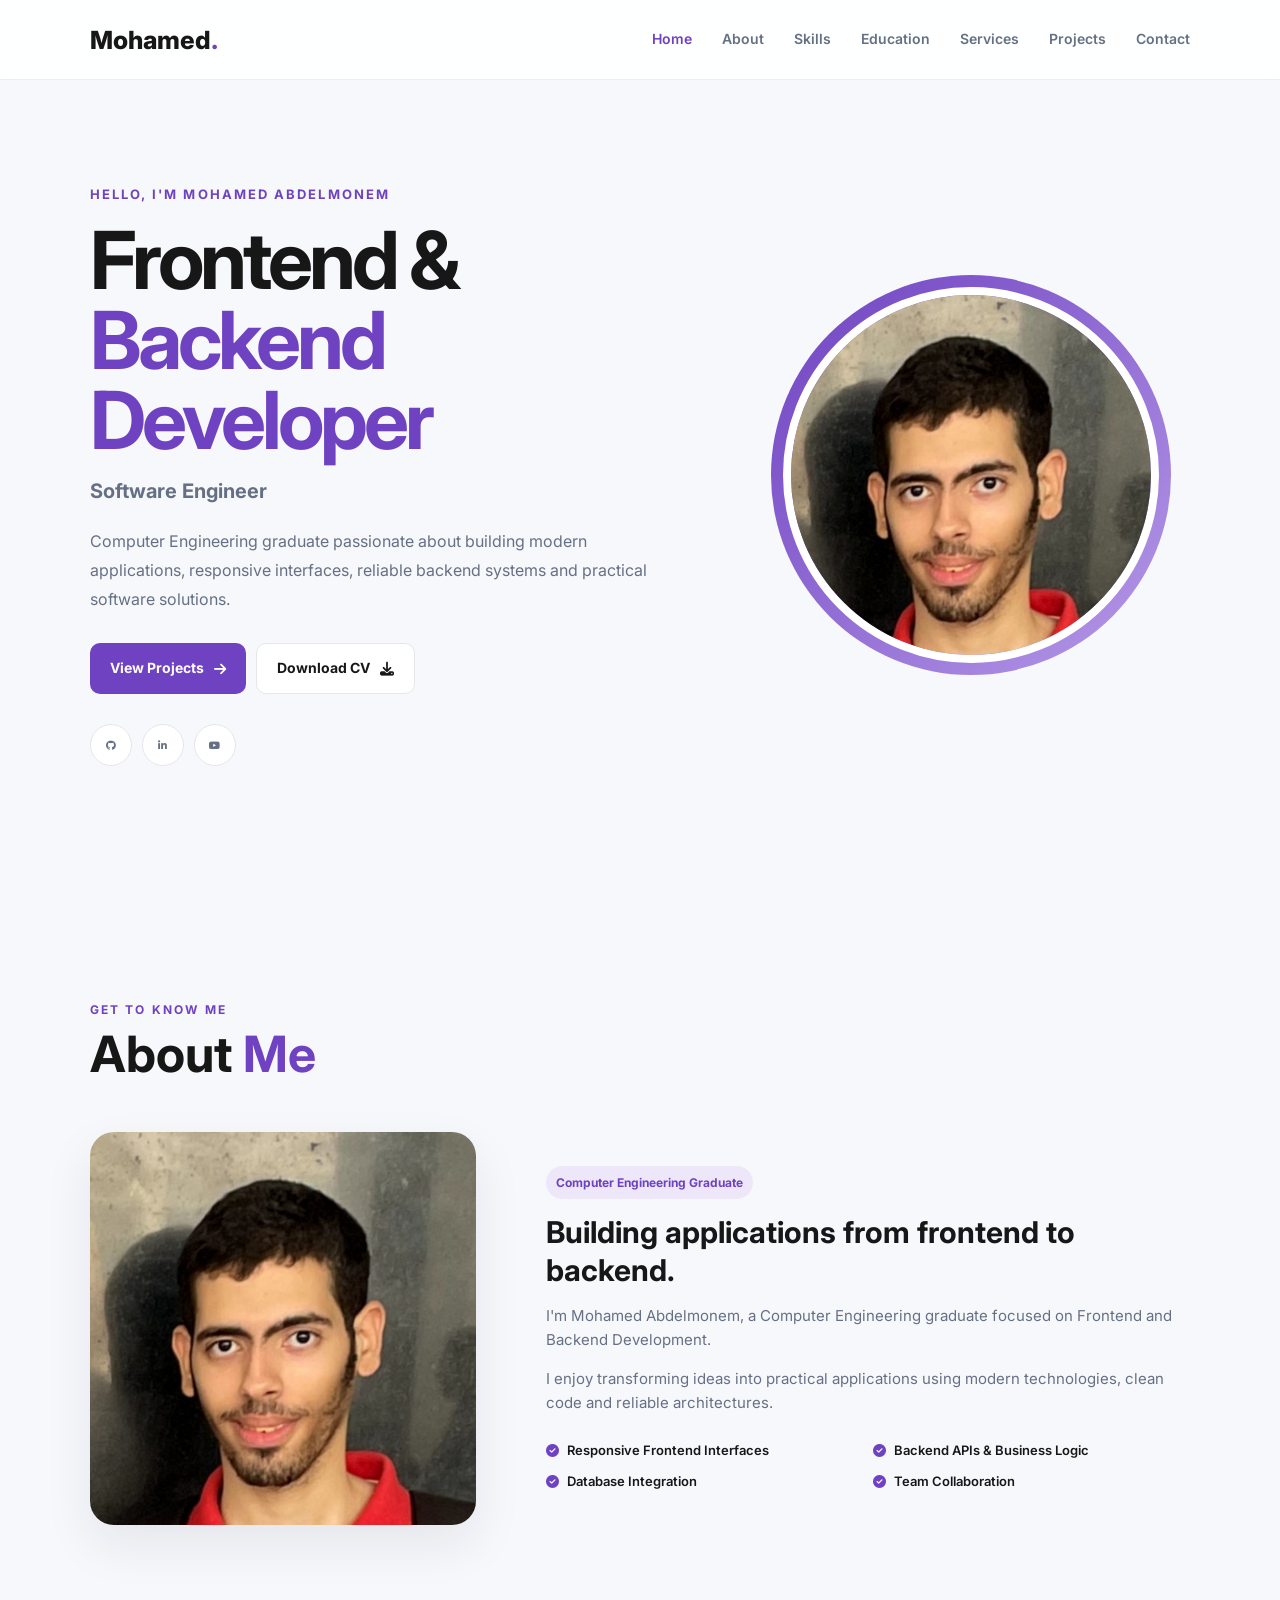
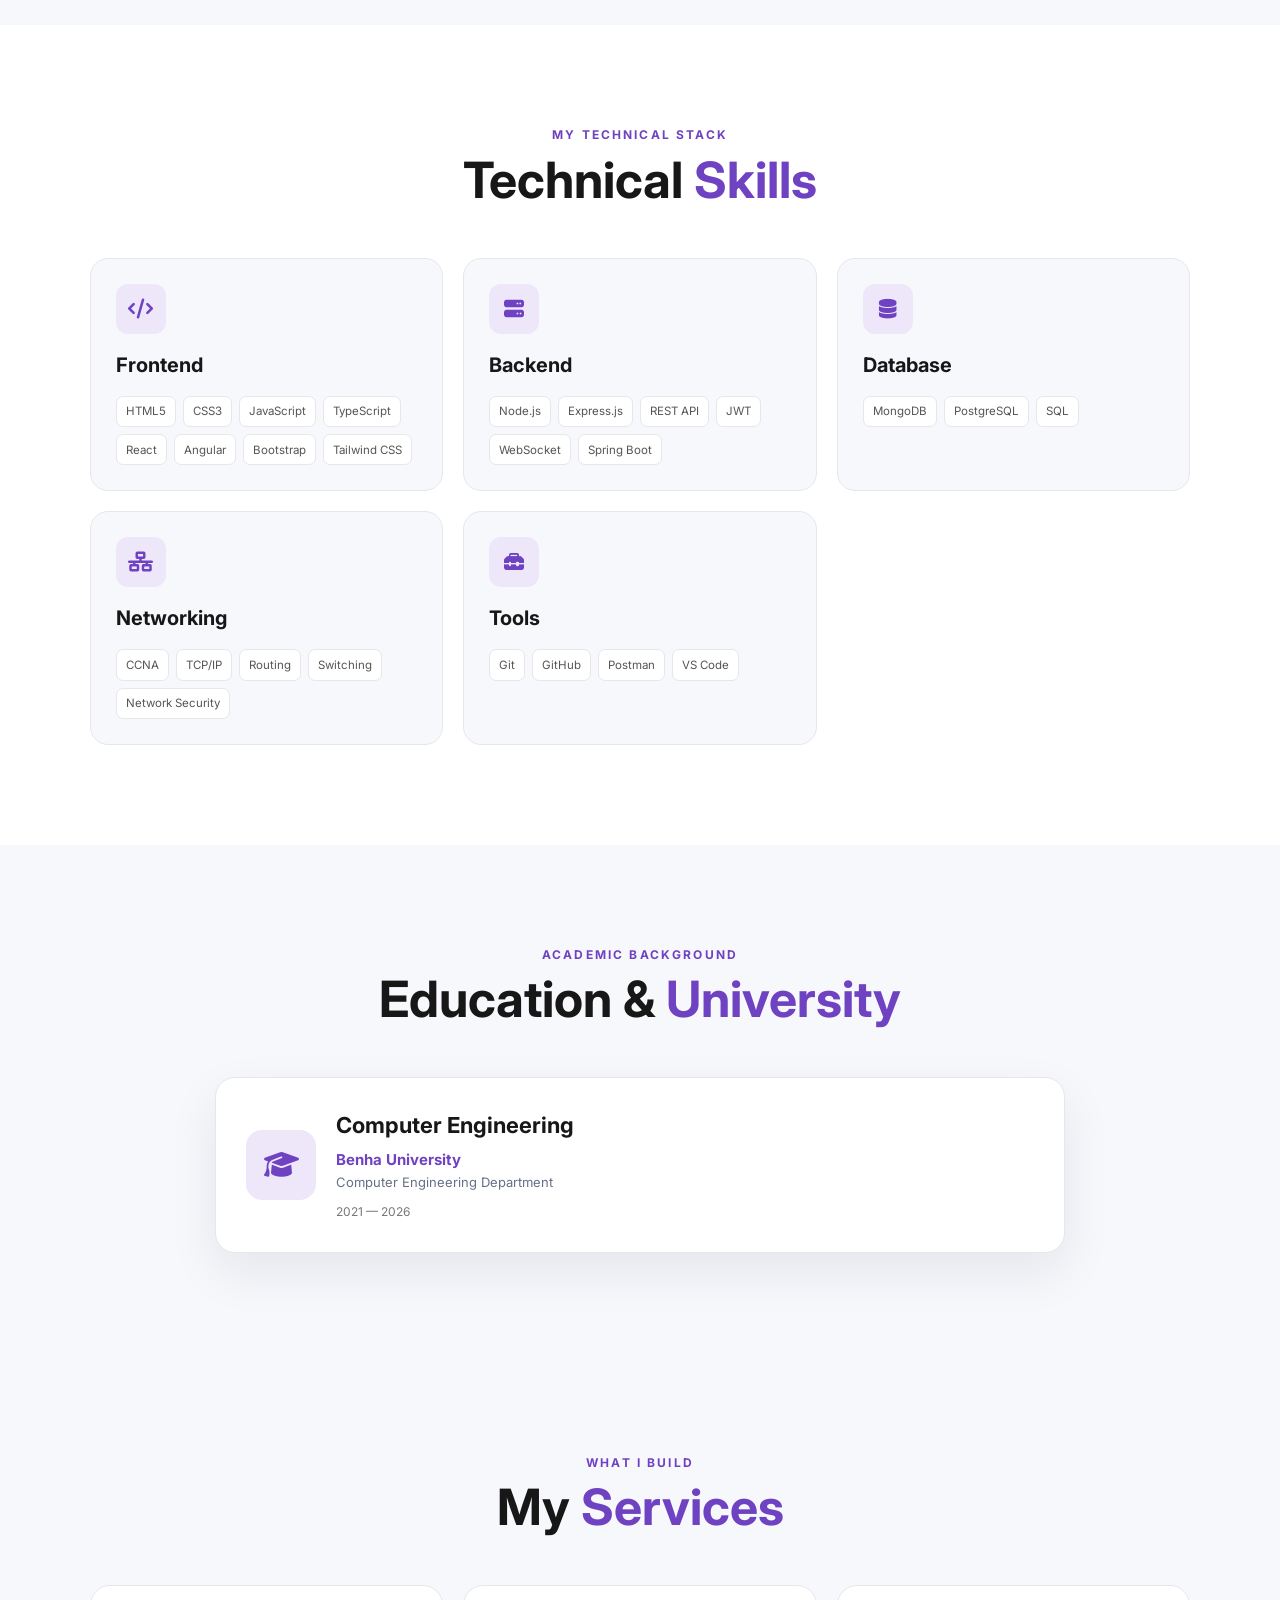
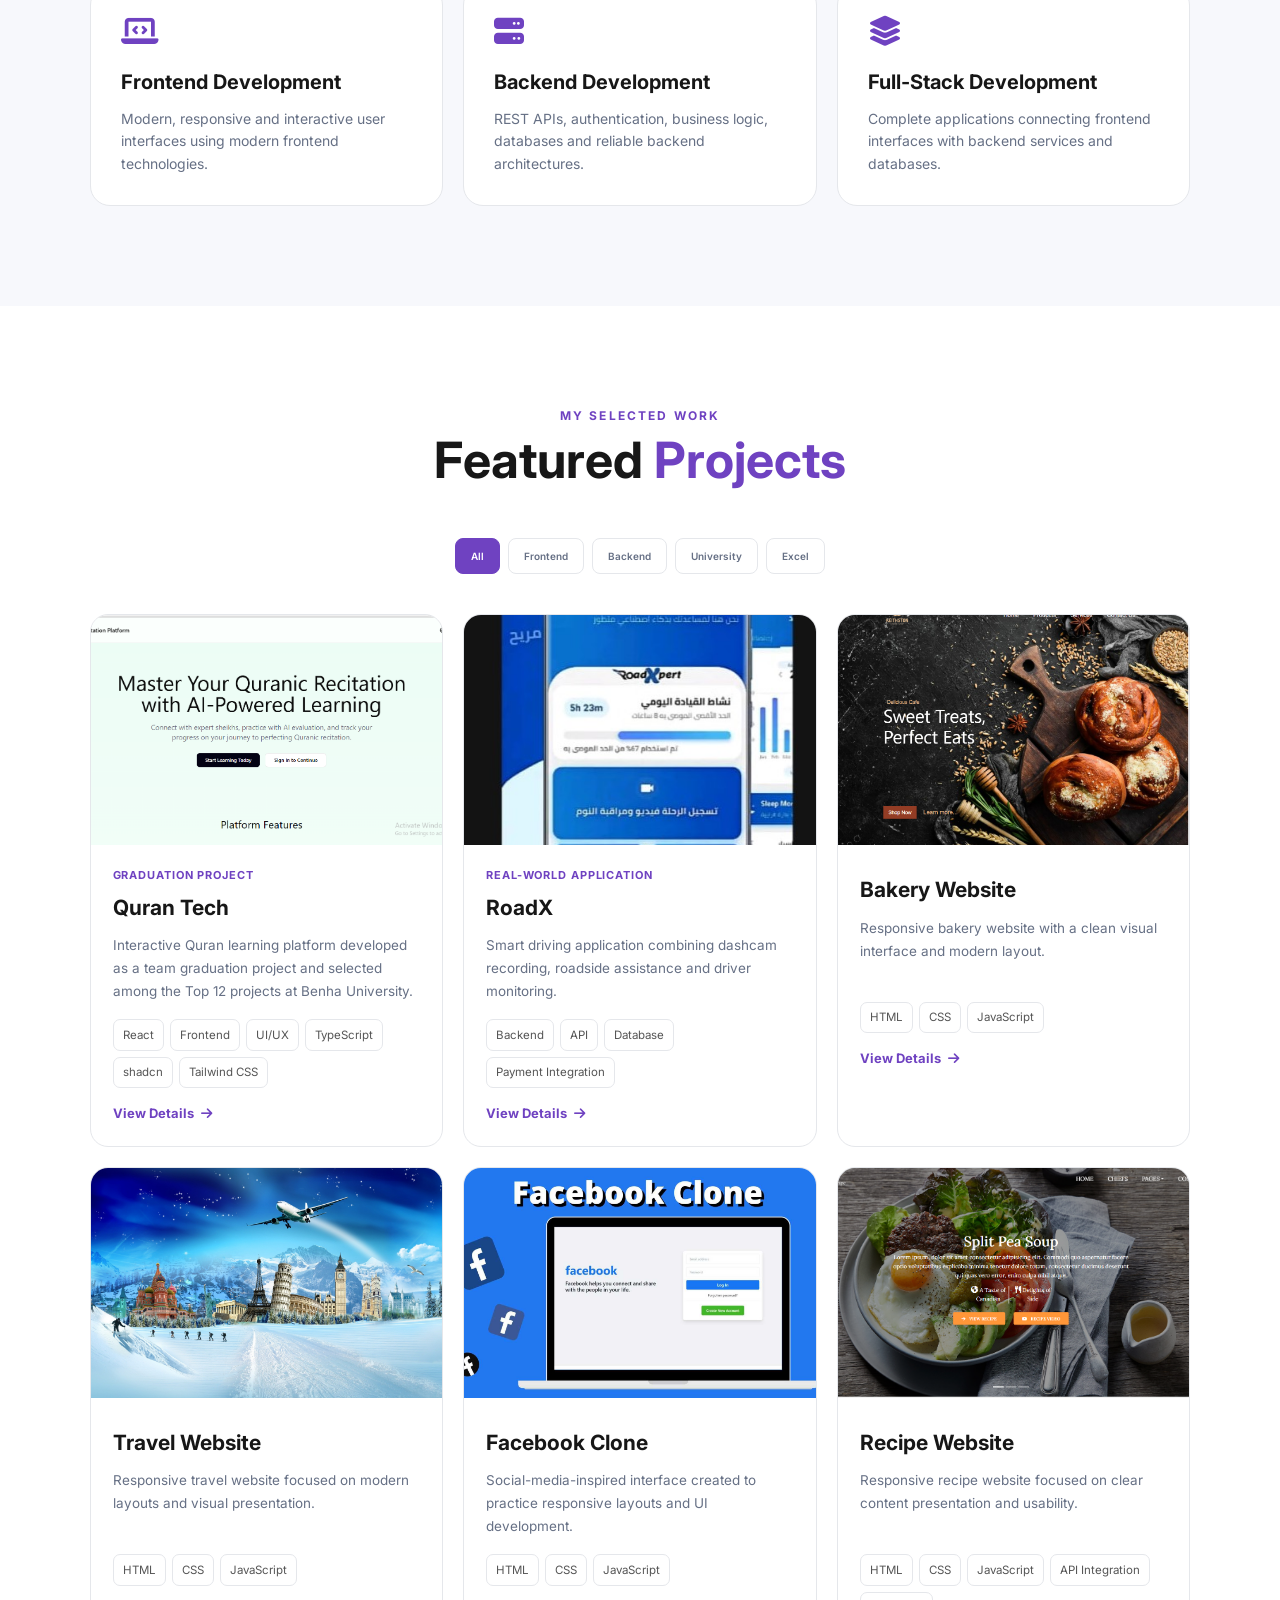
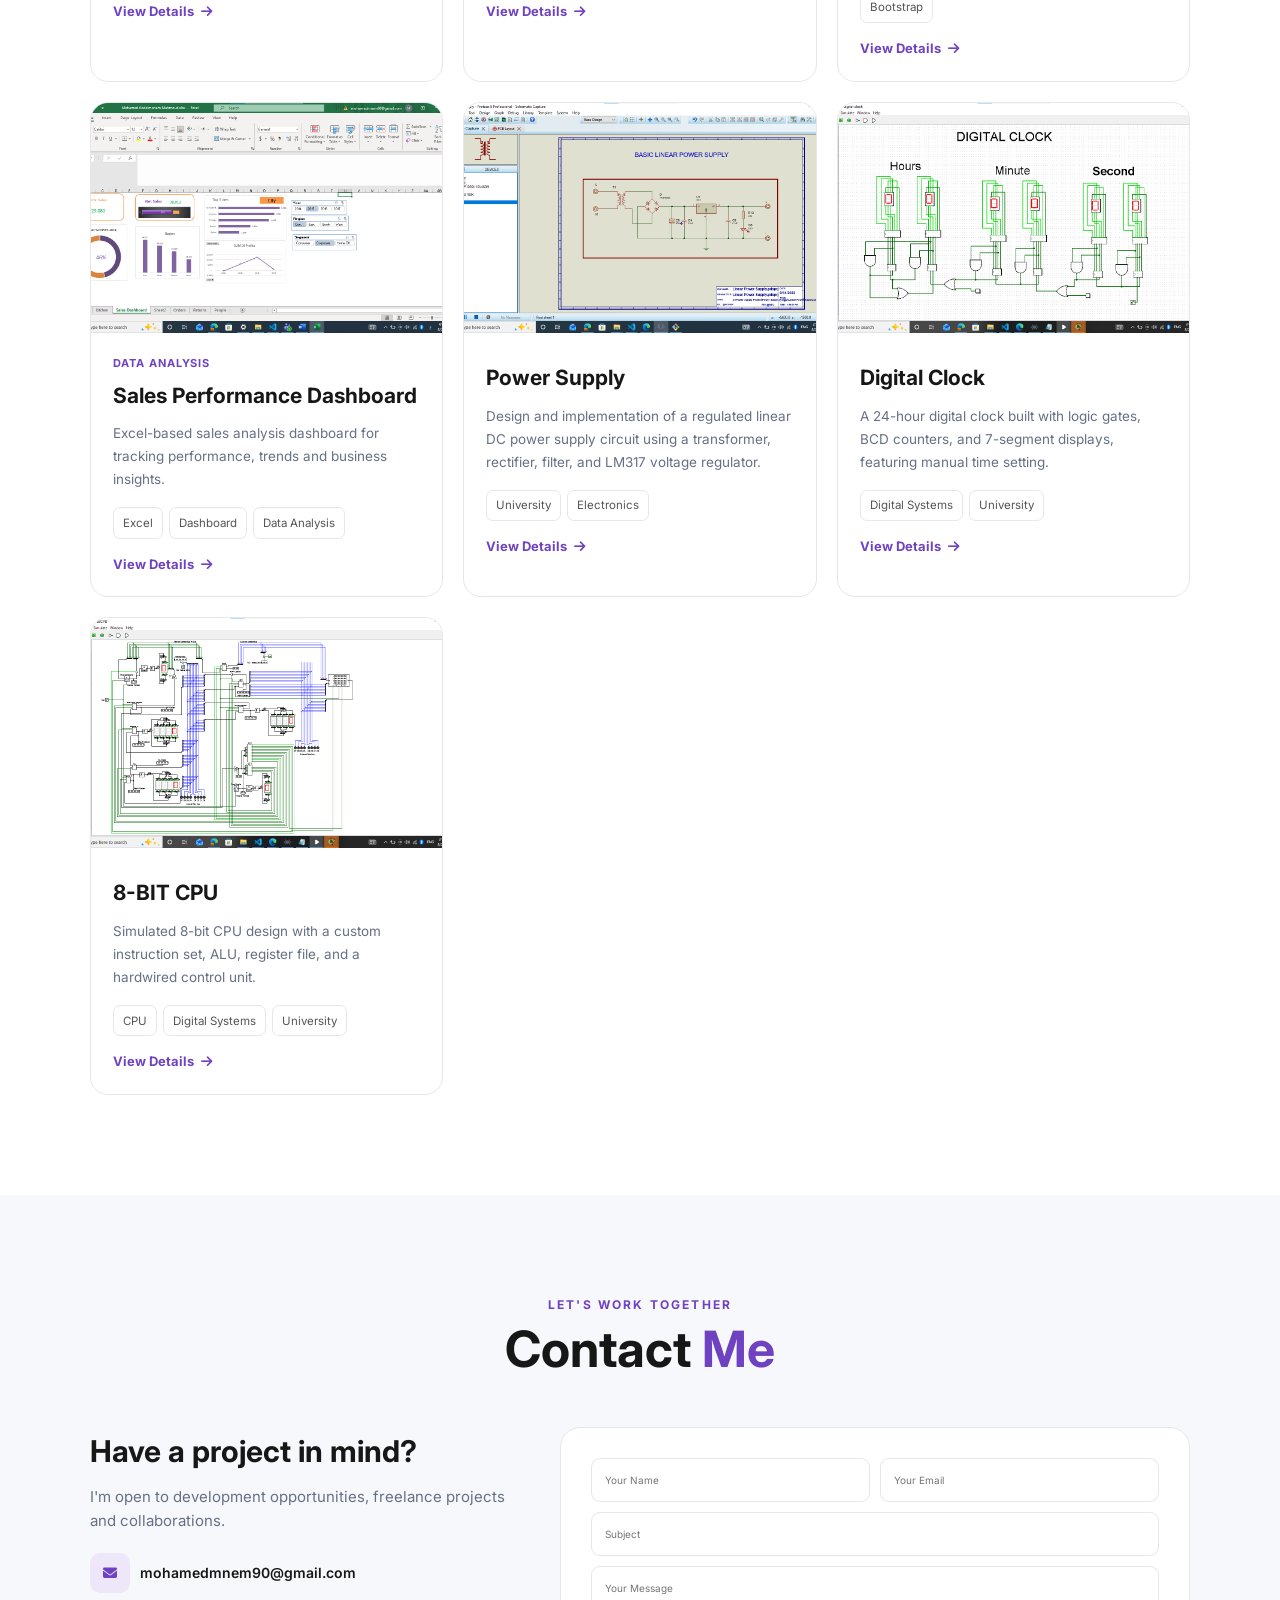
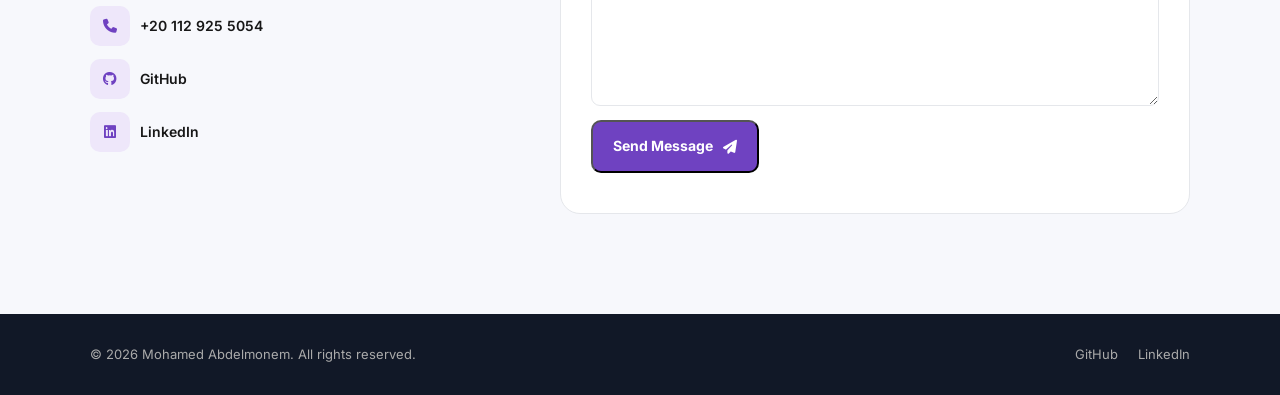
<file: index.html>
<!DOCTYPE html>
<html lang="en">

<head>
    <meta charset="UTF-8">

    <meta
        name="viewport"
        content="width=device-width, initial-scale=1.0"
    >

    <title>
        Mohamed Abdelmonem | Full-Stack Developer
    </title>

    <meta
        name="description"
        content="Mohamed Abdelmonem - Frontend and Backend Developer specializing in modern web applications, APIs and software solutions."
    >

    <meta
        name="author"
        content="Mohamed Abdelmonem"
    >

    <link rel="preconnect" href="https://fonts.googleapis.com">

    <link
        href="https://fonts.googleapis.com/css2?family=Inter:wght@400;500;600;700;800&family=Rajdhani:wght@500;600;700&display=swap"
        rel="stylesheet"
    >

    <link
        rel="stylesheet"
        href="css/all.min.css"
    >

    <link
        rel="stylesheet"
        href="css/style.css"
    >
</head>


<body>


<!-- ======================================================
     HEADER
====================================================== -->

<header class="header" id="header">

    <a href="#home" class="logo">
        Mohamed<span>.</span>
    </a>


    <nav class="nav" id="nav">

        <a href="#home" class="nav-link active">
            Home
        </a>

        <a href="#about" class="nav-link">
            About
        </a>

        <a href="#skills" class="nav-link">
            Skills
        </a>

        <a href="#education" class="nav-link">
            Education
        </a>

        <a href="#services" class="nav-link">
            Services
        </a>

        <a href="#projects" class="nav-link">
            Projects
        </a>

        <a href="#contact" class="nav-link">
            Contact
        </a>

    </nav>


    <button
        class="menu-btn"
        id="menuBtn"
        aria-label="Open menu"
    >
        <i class="fas fa-bars"></i>
    </button>

</header>



<main>


<!-- ======================================================
     HERO
====================================================== -->

<section class="hero" id="home">


    <div class="hero-content">

        <p class="eyebrow">
            Hello, I'm Mohamed Abdelmonem
        </p>


        <h1>
            Frontend &
            <span>
                Backend Developer
            </span>
        </h1>


        <h2>
            <span id="typingText"></span>
        </h2>


        <p class="hero-description">

            Computer Engineering graduate passionate about
            building modern applications, responsive interfaces,
            reliable backend systems and practical software
            solutions.

        </p>


        <div class="hero-buttons">

            <a
                href="#projects"
                class="btn primary-btn"
            >
                View Projects
                <i class="fas fa-arrow-right"></i>
            </a>


            <a
                href="cv.pdf"
                class="btn secondary-btn"
                download
            >
                Download CV
                <i class="fas fa-download"></i>
            </a>

        </div>


        <div class="social-links">

            <a
                href="https://github.com/Mohamedmnem11/"
                target="_blank"
                rel="noopener noreferrer"
            >
                <i class="fab fa-github"></i>
            </a>


            <a
                href="https://www.linkedin.com/in/mohamedmnem"
                target="_blank"
                rel="noopener noreferrer"
            >
                <i class="fab fa-linkedin-in"></i>
            </a>


            <a
                href="https://youtube.com/@mohamedmnem1191"
                target="_blank"
                rel="noopener noreferrer"
            >
                <i class="fab fa-youtube"></i>
            </a>

        </div>

    </div>



    <div class="hero-image">

        <div class="image-ring">

            <img
                src="image/profile.jpg"
                alt="Mohamed Abdelmonem"
            >

        </div>

    </div>

</section>



<!-- ======================================================
     ABOUT
====================================================== -->

<section class="section" id="about">

    <div class="section-heading">

        <p>
            Get to know me
        </p>

        <h2>
            About
            <span>
                Me
            </span>
        </h2>

    </div>


    <div class="about-grid">


        <div class="about-image">

            <img
                src="image/profile.jpg"
                alt="Mohamed Abdelmonem"
                loading="lazy"
            >

        </div>



        <div class="about-content">

            <span class="badge">
                Computer Engineering Graduate
            </span>


            <h3>
                Building applications from
                frontend to backend.
            </h3>


            <p>

                I'm Mohamed Abdelmonem, a Computer Engineering
                graduate focused on Frontend and Backend
                Development.

            </p>


            <p>

                I enjoy transforming ideas into practical
                applications using modern technologies,
                clean code and reliable architectures.

            </p>


            <div class="about-points">

                <div>
                    <i class="fas fa-check-circle"></i>
                    Responsive Frontend Interfaces
                </div>

                <div>
                    <i class="fas fa-check-circle"></i>
                    Backend APIs & Business Logic
                </div>

                <div>
                    <i class="fas fa-check-circle"></i>
                    Database Integration
                </div>

                <div>
                    <i class="fas fa-check-circle"></i>
                    Team Collaboration
                </div>

            </div>

        </div>

    </div>

</section>



<!-- ======================================================
     SKILLS
====================================================== -->

<section class="section skills-section" id="skills">

    <div class="section-heading center">

        <p>
            My technical stack
        </p>

        <h2>
            Technical
            <span>
                Skills
            </span>
        </h2>

    </div>


    <div class="skills-grid">


        <!-- FRONTEND -->

        <article class="skill-card">

            <div class="skill-icon">
                <i class="fas fa-code"></i>
            </div>

            <h3>
                Frontend
            </h3>

            <div class="tags">

                <span>HTML5</span>
                <span>CSS3</span>
                <span>JavaScript</span>
                <span>TypeScript</span>
                <span>React</span>
                <span>Angular</span>
                <span>Bootstrap</span>
                <span>Tailwind CSS</span>

            </div>

        </article>



        <!-- BACKEND -->

        <article class="skill-card">

            <div class="skill-icon">
                <i class="fas fa-server"></i>
            </div>

            <h3>
                Backend
            </h3>

            <div class="tags">

                <span>Node.js</span>
                <span>Express.js</span>
                <span>REST API</span>
                <span>JWT</span>
                <span>WebSocket</span>
                <span>Spring Boot</span>

            </div>

        </article>



        <!-- DATABASE -->

        <article class="skill-card">

            <div class="skill-icon">
                <i class="fas fa-database"></i>
            </div>

            <h3>
                Database
            </h3>

            <div class="tags">

                <span>MongoDB</span>
                <span>PostgreSQL</span>
                <span>SQL</span>

            </div>

        </article>



        <!-- NETWORKING -->

        <article class="skill-card">

            <div class="skill-icon">
                <i class="fas fa-network-wired"></i>
            </div>

            <h3>
                Networking
            </h3>

            <div class="tags">

                <span>CCNA</span>
                <span>TCP/IP</span>
                <span>Routing</span>
                <span>Switching</span>
                <span>Network Security</span>

            </div>

        </article>



        <!-- TOOLS -->

        <article class="skill-card">

            <div class="skill-icon">
                <i class="fas fa-toolbox"></i>
            </div>

            <h3>
                Tools
            </h3>

            <div class="tags">

                <span>Git</span>
                <span>GitHub</span>
                <span>Postman</span>
                <span>VS Code</span>

            </div>

        </article>

    </div>

</section>



<!-- ======================================================
     EDUCATION
====================================================== -->

<section class="section" id="education">

    <div class="section-heading center">

        <p>
            Academic background
        </p>

        <h2>
            Education &
            <span>
                University
            </span>
        </h2>

    </div>


    <div class="education-card">


        <div class="education-icon">

            <i class="fas fa-graduation-cap"></i>

        </div>


        <div>

            <h3>
                Computer Engineering
            </h3>

            <h4>
                Benha University
            </h4>

            <p>
                Computer Engineering Department
            </p>

            <span class="education-date">
                2021 — 2026
            </span>

        </div>


    </div>

</section>



<!-- ======================================================
     SERVICES
====================================================== -->

<section class="section" id="services">

    <div class="section-heading center">

        <p>
            What I build
        </p>

        <h2>
            My
            <span>
                Services
            </span>
        </h2>

    </div>


    <div class="services-grid">


        <article class="service-card">

            <i class="fas fa-laptop-code"></i>

            <h3>
                Frontend Development
            </h3>

            <p>

                Modern, responsive and interactive
                user interfaces using modern frontend
                technologies.

            </p>

        </article>



        <article class="service-card">

            <i class="fas fa-server"></i>

            <h3>
                Backend Development
            </h3>

            <p>

                REST APIs, authentication, business
                logic, databases and reliable backend
                architectures.

            </p>

        </article>



        <article class="service-card">

            <i class="fas fa-layer-group"></i>

            <h3>
                Full-Stack Development
            </h3>

            <p>

                Complete applications connecting
                frontend interfaces with backend
                services and databases.

            </p>

        </article>

    </div>

</section>



<!-- ======================================================
     PROJECTS
====================================================== -->

<section class="section projects-section" id="projects">

    <div class="section-heading center">

        <p>
            My selected work
        </p>

        <h2>
            Featured
            <span>
                Projects
            </span>
        </h2>

    </div>



    <!-- FILTERS -->

    <div class="project-filters">

        <button
            class="filter-btn active"
            data-filter="all"
        >
            All
        </button>


        <button
            class="filter-btn"
            data-filter="frontend"
        >
            Frontend
        </button>


        <button
            class="filter-btn"
            data-filter="backend"
        >
            Backend
        </button>


        <button
            class="filter-btn"
            data-filter="university"
        >
            University
        </button>


        <button
            class="filter-btn"
            data-filter="excel"
        >
            Excel
        </button>

    </div>



    <div class="projects-grid" id="projectsGrid">



        <!-- ==================================================
             QURAN TECH
        ================================================== -->

        <article
            class="project-card"
            data-category="frontend university"
        >

            <div class="project-image">

                <img
                    src="image/quran-tech.png"
                    alt="Quran Tech"
                    loading="lazy"
                >

                <!-- <span class="project-type">
                    Frontend
                </span> -->

            </div>


            <div class="project-content">

                <span class="project-label">
                    Graduation Project
                </span>


                <h3>
                    Quran Tech
                </h3>


                <p>

                    Interactive Quran learning platform
                    developed as a team graduation project
                    and selected among the Top 12 projects
                    at Benha University.

                </p>


                <div class="project-tags">

                    <span>React</span>
                    <span>Frontend</span>
                    <span>UI/UX</span>
                    <span>TypeScript</span>
                    <span>shadcn</span>
                    <span>Tailwind CSS</span>

                </div>


                <a
                    href="project-details.html?project=quran-tech"
                    class="project-link"
                >
                    View Details
                    <i class="fas fa-arrow-right"></i>
                </a>

            </div>

        </article>



        <!-- ==================================================
             ROADX
        ================================================== -->

        <article
            class="project-card"
            data-category="backend"
        >

            <div class="project-image">

                <img
                    src="image/roadx.jpeg"
                    alt="RoadX"
                    loading="lazy"
                >

                <!-- <span class="project-type">
                    Backend
                </span> -->

            </div>


            <div class="project-content">

                <span class="project-label">
                    Real-World Application
                </span>


                <h3>
                    RoadX
                </h3>


                <p>

                    Smart driving application combining
                    dashcam recording, roadside assistance
                    and driver monitoring.

                </p>


                <div class="project-tags">

                    <span>Backend</span>
                    <span>API</span>
                    <span>Database</span>
                    <span>Payment Integration</span>

                </div>


                <a
                    href="project-details.html?project=roadx"
                    class="project-link"
                >
                    View Details
                    <i class="fas fa-arrow-right"></i>
                </a>

            </div>

        </article>



        <!-- ==================================================
             BAKERY
        ================================================== -->

        <article
            class="project-card"
            data-category="frontend"
        >

            <div class="project-image">

                <img
                    src="image/bakery.png"
                    alt="Bakery Website"
                    loading="lazy"
                >

                <!-- <span class="project-type">
                    Frontend
                </span> -->

            </div>


            <div class="project-content">

                <h3>
                    Bakery Website
                </h3>


                <p>

                    Responsive bakery website with a clean
                    visual interface and modern layout.

                </p>


                <div class="project-tags">

                    <span>HTML</span>
                    <span>CSS</span>
                    <span>JavaScript</span>

                </div>


                <a
                    href="project-details.html?project=bakery"
                    class="project-link"
                >
                    View Details
                    <i class="fas fa-arrow-right"></i>
                </a>

            </div>

        </article>



        <!-- ==================================================
             TRAVEL
        ================================================== -->

        <article
            class="project-card"
            data-category="frontend"
        >

            <div class="project-image">

                <img
                    src="image/travel.jpg"
                    alt="Travel Website"
                    loading="lazy"
                >

                <!-- <span class="project-type">
                    Frontend
                </span> -->

            </div>


            <div class="project-content">

                <h3>
                    Travel Website
                </h3>


                <p>

                    Responsive travel website focused on
                    modern layouts and visual presentation.

                </p>


                <div class="project-tags">

                    <span>HTML</span>
                    <span>CSS</span>
                    <span>JavaScript</span>

                </div>


                <a
                    href="project-details.html?project=travel"
                    class="project-link"
                >
                    View Details
                    <i class="fas fa-arrow-right"></i>
                </a>

            </div>

        </article>



        <!-- ==================================================
             FACEBOOK
        ================================================== -->

        <article
            class="project-card"
            data-category="frontend"
        >

            <div class="project-image">

                <img
                    src="image/facebook.jpg"
                    alt="Facebook Clone"
                    loading="lazy"
                >

                <!-- <span class="project-type">
                    Frontend
                </span> -->

            </div>


            <div class="project-content">

                <h3>
                    Facebook Clone
                </h3>


                <p>

                    Social-media-inspired interface created
                    to practice responsive layouts and UI
                    development.

                </p>


                <div class="project-tags">

                    <span>HTML</span>
                    <span>CSS</span>
                    <span>JavaScript</span>

                </div>


                <a
                    href="project-details.html?project=facebook"
                    class="project-link"
                >
                    View Details
                    <i class="fas fa-arrow-right"></i>
                </a>

            </div>

        </article>



        <!-- ==================================================
             RECIPE
        ================================================== -->

        <article
            class="project-card"
            data-category="frontend"
        >

            <div class="project-image">

                <img
                    src="image/recipe.png"
                    alt="Recipe Website"
                    loading="lazy"
                >

                <!-- <span class="project-type">
                    Frontend
                </span> -->

            </div>


            <div class="project-content">

                <h3>
                    Recipe Website
                </h3>


                <p>

                    Responsive recipe website focused on
                    clear content presentation and usability.

                </p>


                <div class="project-tags">

                    <span>HTML</span>
                    <span>CSS</span>
                    <span>JavaScript</span>
                    <span>API Integration</span>
                    <span>Bootstrap</span>

                </div>


                <a
                    href="project-details.html?project=recipe"
                    class="project-link"
                >
                    View Details
                    <i class="fas fa-arrow-right"></i>
                </a>

            </div>

        </article>



        <!-- ==================================================
             EXCEL SALES
        ================================================== -->

        <article
            class="project-card"
            data-category="excel"
        >

            <div class="project-image project-placeholder">

                  <img
                    src="image/excel-sales.png"
                    alt="Sales Performance Dashboard"
                    loading="lazy"
                >

            </div>


            <div class="project-content">

                <span class="project-label">
                    Data Analysis
                </span>


                <h3>
                    Sales Performance Dashboard
                </h3>


                <p>

                    Excel-based sales analysis dashboard
                    for tracking performance, trends and
                    business insights.

                </p>


                <div class="project-tags">

                    <span>Excel</span>
                    <span>Dashboard</span>
                    <span>Data Analysis</span>

                </div>


                <a
                    href="project-details.html?project=excel-sales"
                    class="project-link"
                >
                    View Details
                    <i class="fas fa-arrow-right"></i>
                </a>

            </div>

        </article>



        <!-- ==================================================
             POWER SUPPLY
        ================================================== -->

        <article
            class="project-card"
            data-category="university"
        >

            <div class="project-image project-placeholder">

                  <img
                    src="image/power-supply.png"
                    alt="Power Supply Project"
                    loading="lazy"
                >

            </div>


            <div class="project-content">

                <h3>
                    Power Supply
                </h3>


                <p>

                    Design and implementation of a regulated linear DC power supply circuit using a transformer, rectifier, filter, and LM317 voltage regulator.

                </p>


                <div class="project-tags">

                    <span>University</span>
                    <span>Electronics</span>

                </div>


                <a
                    href="project-details.html?project=power-supply"
                    class="project-link"
                >
                    View Details
                    <i class="fas fa-arrow-right"></i>
                </a>

            </div>

        </article>



        <!-- ==================================================
             DIGITAL CLOCK
        ================================================== -->

        <article
            class="project-card"
            data-category="university"
        >

            <div class="project-image project-placeholder">

                  <img
                    src="image/digital-clock.png"
                    alt="Digital Clock Project"
                    loading="lazy"
                >

            </div>


            <div class="project-content">

                <h3>
                    Digital Clock
                </h3>


                <p>

                    A 24-hour digital clock built with logic gates, BCD counters, and 7-segment displays, featuring manual time setting.

                </p>


                <div class="project-tags">

                    <span>Digital Systems</span>
                    <span>University</span>

                </div>


                <a
                    href="project-details.html?project=digital-clock"
                    class="project-link"
                >
                    View Details
                    <i class="fas fa-arrow-right"></i>
                </a>

            </div>

        </article>



        <!-- ==================================================
             8-BIT CPU
        ================================================== -->

        <article
            class="project-card"
            data-category="university"
        >

            <div class="project-image project-placeholder">

                <img
                    src="image/bit-cpu.png"
                    alt="8-BIT CPU Project"
                    loading="lazy"
                >

            </div>


            <div class="project-content">

                <h3>
                    8-BIT CPU
                </h3>


                <p>

                    Simulated 8-bit CPU design with a custom instruction set, ALU, register file, and a hardwired control unit.

                </p>


                <div class="project-tags">

                    <span>CPU</span>
                    <span>Digital Systems</span>
                    <span>University</span>

                </div>


                <a
                    href="project-details.html?project=8bit-cpu"
                    class="project-link"
                >
                    View Details
                    <i class="fas fa-arrow-right"></i>
                </a>

            </div>

        </article>


    </div>

</section>



<!-- ======================================================
     CONTACT
====================================================== -->

<section class="section contact-section" id="contact">

    <div class="section-heading center">

        <p>
            Let's work together
        </p>

        <h2>
            Contact
            <span>
                Me
            </span>
        </h2>

    </div>


    <div class="contact-grid">


        <div class="contact-info">

            <h3>
                Have a project in mind?
            </h3>


            <p>

                I'm open to development opportunities,
                freelance projects and collaborations.

            </p>


            <a href="mailto:mohamedmnem90@gmail.com">

                <i class="fas fa-envelope"></i>

                mohamedmnem90@gmail.com

            </a>


            <a href="tel:+201129255054">

                <i class="fas fa-phone"></i>

                +20 112 925 5054

            </a>


            <a
                href="https://github.com/Mohamedmnem11/"
                target="_blank"
                rel="noopener noreferrer"
            >

                <i class="fab fa-github"></i>

                GitHub

            </a>


            <a
                href="https://www.linkedin.com/in/mohamed-mnem"
                target="_blank"
                rel="noopener noreferrer"
            >

                <i class="fab fa-linkedin"></i>

                LinkedIn

            </a>

        </div>



        <form class="contact-form" id="contactForm">

            <div class="form-row">

                <input
                    type="text"
                    name="name"
                    placeholder="Your Name"
                    required
                >

                <input
                    type="email"
                    name="email"
                    placeholder="Your Email"
                    required
                >

            </div>


            <input
                type="text"
                name="subject"
                placeholder="Subject"
                required
            >


            <textarea
                name="message"
                rows="7"
                placeholder="Your Message"
                required
            ></textarea>


            <button
                type="submit"
                class="btn primary-btn"
            >

                Send Message

                <i class="fas fa-paper-plane"></i>

            </button>


            <p
                id="formMessage"
                class="form-message"
            ></p>

        </form>

    </div>

</section>


</main>



<!-- ======================================================
     FOOTER
====================================================== -->

<footer class="footer">

    <p>

        ©
        <span id="year"></span>

        Mohamed Abdelmonem.
        All rights reserved.

    </p>


    <div class="footer-links">

        <a
            href="https://github.com/Mohamedmnem11/"
            target="_blank"
            rel="noopener noreferrer"
        >
            GitHub
        </a>


        <a
            href="https://www.linkedin.com/in/mohamedmnem"
            target="_blank"
            rel="noopener noreferrer"
        >
            LinkedIn
        </a>

    </div>

</footer>



<script src="js/script.js"></script>

</body>

</html>
</file>
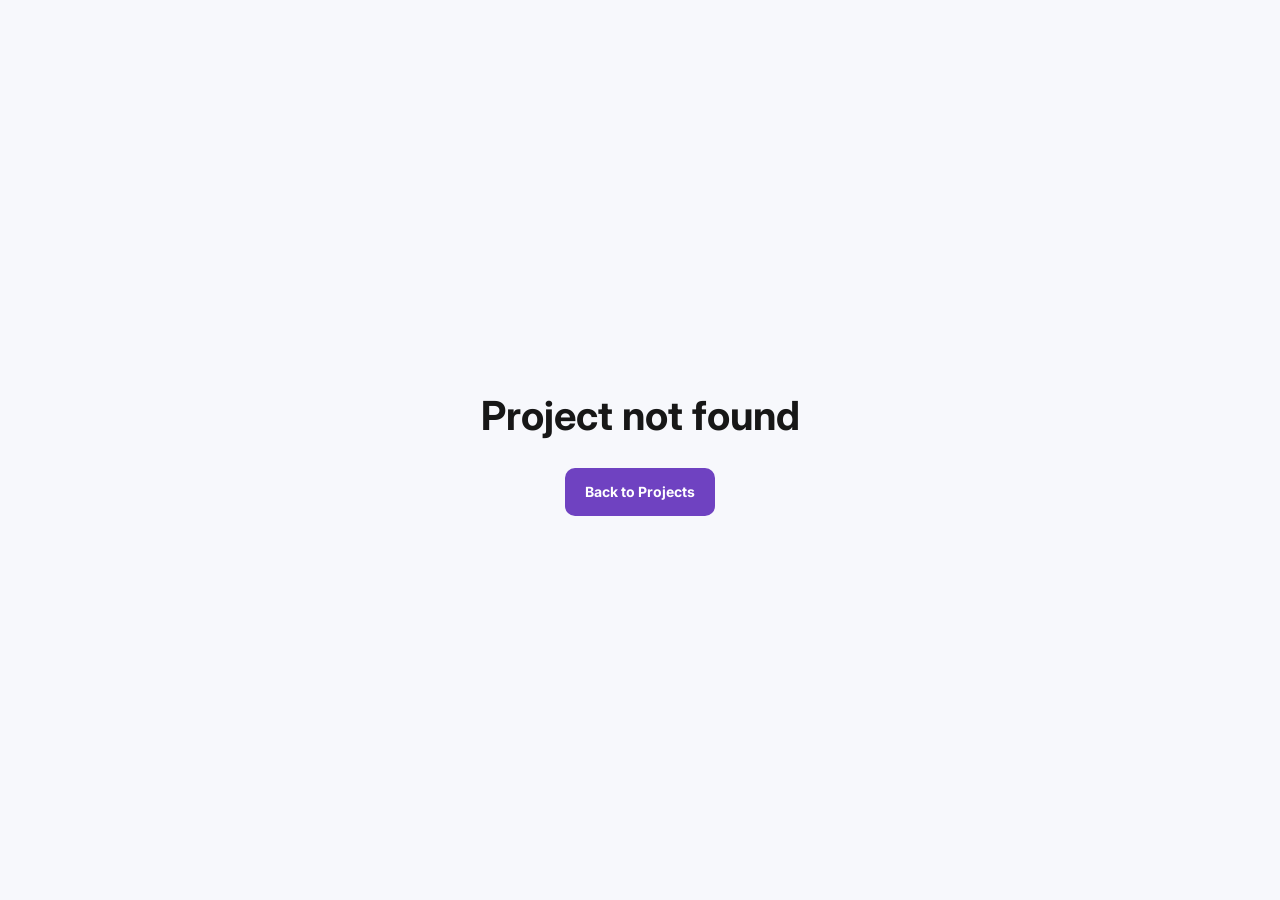
<file: project-details.html>
<!DOCTYPE html>
<html lang="en">

<head>

  <meta charset="UTF-8">

  <meta
    name="viewport"
    content="width=device-width, initial-scale=1.0"
  >

  <title>
    Project Details | Mohamed Abdelmonem
  </title>

  <meta
    name="description"
    content="Project details, technologies, features and development role by Mohamed Abdelmonem."
  >


  <!-- Google Fonts -->

  <link
    rel="preconnect"
    href="https://fonts.googleapis.com"
  >

  <link
    rel="preconnect"
    href="https://fonts.gstatic.com"
    crossorigin
  >

  <link
    href="https://fonts.googleapis.com/css2?family=Inter:wght@400;500;600;700;800&display=swap"
    rel="stylesheet"
  >


  <!-- CSS -->

  <link
    rel="stylesheet"
    href="css/all.min.css"
  >

  <link
    rel="stylesheet"
    href="css/style.css"
  >


  <style>


    /* ================================================= */
    /* DETAILS PAGE */
    /* ================================================= */

    .details-page {

      min-height: 100vh;

      background: #f7f8fc;

    }


    /* ================================================= */
    /* HERO */
    /* ================================================= */

    .details-hero {

      padding: 8rem 7% 4rem;

      max-width: 1200px;

      margin: auto;

    }


    .back-link {

      display: inline-flex;

      gap: .7rem;

      align-items: center;

      color: #6f42c1;

      font-weight: 700;

      margin-bottom: 3rem;

    }


    .details-hero h1 {

      font-size: clamp(
        3.5rem,
        6vw,
        6rem
      );

      line-height: 1.1;

      margin-bottom: 1rem;

    }


    .details-hero p {

      max-width: 850px;

      color: #667085;

      font-size: 1.8rem;

      line-height: 1.7;

      margin: 1.5rem 0 2rem;

    }


    /* ================================================= */
    /* ACTIONS */
    /* ================================================= */

    .details-actions {

      display: flex;

      gap: 1rem;

      flex-wrap: wrap;

    }


    /* ================================================= */
    /* CONTENT */
    /* ================================================= */

    .details-content {

      max-width: 1200px;

      margin: auto;

      padding: 3rem 7% 8rem;

    }


    .details-grid {

      display: grid;

      grid-template-columns: 1.3fr .7fr;

      gap: 3rem;

    }


    /* ================================================= */
    /* CARDS */
    /* ================================================= */

    .details-card {

      background: #fff;

      border: 1px solid #e7e9f0;

      border-radius: 18px;

      padding: 2.5rem;

      margin-bottom: 2rem;

    }


    .details-card h2 {

      font-size: 2.5rem;

      margin-bottom: 1.2rem;

    }


    .details-card p {

      color: #667085;

      line-height: 1.8;

    }


    /* ================================================= */
    /* IMAGE */
    /* ================================================= */

    .details-image {

      width: 100%;

      border-radius: 14px;

      margin-bottom: 2rem;

      display: block;

    }


    /* ================================================= */
    /* LIST */
    /* ================================================= */

    .details-list {

      padding-left: 2rem;

      color: #667085;

      line-height: 2;

    }


    .details-list li {

      margin-bottom: .5rem;

    }


    /* ================================================= */
    /* TECHNOLOGIES */
    /* ================================================= */

    .tech-list {

      display: flex;

      flex-wrap: wrap;

      gap: .8rem;

    }


    .tech-list span {

      background: #f7f8fc;

      padding: .7rem 1rem;

      border-radius: 8px;

      font-size: 1.3rem;

      font-weight: 600;

    }


    /* ================================================= */
    /* ACHIEVEMENT */
    /* ================================================= */

    .achievement {

      background: #f7f8fc;

      border-left: 4px solid #6f42c1;

      padding: 1.5rem;

      border-radius: 10px;

      margin-top: 2rem;

    }


    .achievement strong {

      display: block;

      margin-bottom: .5rem;

      color: #6f42c1;

    }

    .achievement-badge {
      display: flex;
      align-items: center;
      gap: 1rem;
      margin-top: 1rem;
    }

    .achievement-badge img {
      max-width: 120px;
      border-radius: 8px;
      border: 1px solid #e7e9f0;
    }


    /* ================================================= */
    /* NOT FOUND */
    /* ================================================= */

    .not-found {

      min-height: 100vh;

      display: flex;

      flex-direction: column;

      justify-content: center;

      align-items: center;

      gap: 2rem;

      text-align: center;

      padding: 2rem;

    }


    /* ================================================= */
    /* MOBILE */
    /* ================================================= */

    @media (max-width: 800px) {

      .details-grid {

        grid-template-columns: 1fr;

      }


      .details-hero {

        padding-top: 7rem;

      }

    }


  </style>

</head>



<body>



<!-- ================================================= -->
<!-- HEADER -->
<!-- ================================================= -->

<header class="header">


  <a
    href="index.html"
    class="logo"
  >

    Mohamed<span>.</span>

  </a>



  <a
    href="index.html#projects"
    class="btn primary-btn"
  >

    Back to Projects

  </a>


</header>



<main class="details-page">



<!-- ================================================= -->
<!-- PROJECT HERO -->
<!-- ================================================= -->

<section class="details-hero">


  <a
    href="index.html#projects"
    class="back-link"
  >

    <i class="fas fa-arrow-left"></i>

    Back to Projects

  </a>



  <p
    class="eyebrow"
    id="projectType"
  ></p>



  <h1
    id="projectTitle"
  ></h1>



  <p
    id="projectSummary"
  ></p>



  <div class="details-actions">


    <a
      id="demoLink"
      class="btn primary-btn"
      target="_blank"
      rel="noopener noreferrer"
    >

      Live Demo

      <i class="fas fa-external-link-alt"></i>

    </a>



    <a
      id="githubLink"
      class="btn secondary-btn"
      target="_blank"
      rel="noopener noreferrer"
    >

      GitHub

      <i class="fab fa-github"></i>

    </a>


  </div>


</section>



<!-- ================================================= -->
<!-- DETAILS -->
<!-- ================================================= -->

<section class="details-content">


  <div class="details-grid">



    <!-- ================================================= -->
    <!-- LEFT -->
    <!-- ================================================= -->

    <div>



      <!-- OVERVIEW -->

      <article class="details-card">


        <img
          id="mainImage"
          class="details-image"
          alt=""
        >


        <h2>
          Overview
        </h2>


        <p
          id="overview"
        ></p>



        <div
          class="achievement"
          id="achievementBox"
          style="display:none;"
        >

          <strong>
            Achievement
          </strong>

          <span id="achievement"></span>

          <div class="achievement-badge" id="achievementBadge" style="display:none;">
            <img id="badgeImage" src="" alt="Achievement Badge">
          </div>

        </div>


      </article>



      <!-- FEATURES -->

      <article class="details-card">


        <h2>
          Key Features
        </h2>


        <ul
          class="details-list"
          id="features"
        ></ul>


      </article>



      <!-- CHALLENGES -->

      <article class="details-card">


        <h2>
          Challenges & Solutions
        </h2>


        <p
          id="challenges"
        ></p>


      </article>



      <!-- LEARNED -->

      <article class="details-card">


        <h2>
          What I Learned
        </h2>


        <p
          id="learned"
        ></p>


      </article>


    </div>



    <!-- ================================================= -->
    <!-- RIGHT -->
    <!-- ================================================= -->

    <aside>



      <!-- TECHNOLOGIES -->

      <article class="details-card">


        <h2>
          Technologies
        </h2>


        <div
          class="tech-list"
          id="technologies"
        ></div>


      </article>



      <!-- PROJECT INFO -->

      <article class="details-card">


        <h2>
          Project Info
        </h2>


        <p>

          <strong>
            Role:
          </strong>

          <span id="role"></span>

        </p>


        <p>

          <strong>
            Status:
          </strong>

          <span id="status"></span>

        </p>


        <p>

          <strong>
            Category:
          </strong>

          <span id="category"></span>

        </p>


      </article>


    </aside>


  </div>


</section>


</main>



<script>


/* ================================================= */
/* PROJECTS DATA */
/* ================================================= */

const projects = {


  /* ================================================= */
  /* QURAN TECH - Frontend */
  /* ================================================= */

  "quran-tech": {

    title:
      "Quran Tech — Interactive Quran Learning Platform",

    type:
      "Frontend Development / Graduation Project",

    category:
      "Frontend",

    summary:
      "An interactive Quran learning platform developed as a team graduation project and selected among the Top 12 projects at Benha University.",

    image:
      "image/quran-tech.png",

    overview:
      "Quran Tech is an interactive Quran learning platform designed to support Quran learning through digital tools and communication between students and qualified teachers. The project was developed collaboratively as a university graduation project. I was responsible for the entire frontend development using React and TypeScript.",

    achievement:
      "Selected among the Top 12 graduation projects at Benha University.",

    achievementBadge:
      "image/TopAcheive.jpg",

    features: [

      "Responsive and modern user interface",
      "Student and teacher dashboards",
      "Session booking and scheduling",
      "Recitation learning features",
      "Evaluation and feedback",
      "Real-time communication (WebSocket)",
      "Authentication & authorization UI",
      "Role-based access control views"

    ],

    technologies: [

      "React",
      "TypeScript",
      "Tailwind CSS",
      "shadcn/ui",
      "WebSocket",
      "REST API"

    ],

    challenges:
      "Implementing a seamless user experience for both students and teachers while ensuring real-time updates and responsive design across devices.",

    learned:
      "Strengthened my frontend skills with React, TypeScript, state management, real-time communication, and collaborative development in a team environment.",

    role:
      "Frontend Developer",

    status:
      "Completed — Graduation Project",

    demo:
      "",

    github:
      "https://github.com/MoHAMDY93/Interactive-Platform-for-Learning-and-Reciting-Qur-an"

  },



  /* ================================================= */
  /* ROADX - Backend */
  /* ================================================= */

  "roadx": {

    title:
      "RoadX — Smart Driving Assistant",

    type:
      "Backend Development",

    category:
      "Backend",

    summary:
      "A real-world smart driving application combining dashcam recording, roadside assistance and driver monitoring.",

    image:
      "image/roadx.jpeg",

    overview:
      "RoadX is a smart driving companion designed to support drivers through background dashcam recording, video management, roadside assistance features and driver monitoring. I built the entire backend system including APIs, database, and payment integration.",

    features: [

      "RESTful API for mobile app",
      "User authentication & JWT",
      "Video upload and management",
      "Real-time assistance alerts",
      "Payment integration",
      "Driver monitoring data",
      "Database design (Mongo Atlas)",

    ],

    technologies: [

      "Node.js",
      "Express.js",
      "MongoDB",
      "JWT",
      "Stripe/Payment",
      "WebSocket"

    ],

    challenges:
      "Handling continuous video uploads, real-time alerts, and ensuring data consistency across multiple services.",

    learned:
      "Deepened my backend expertise in API design, database modeling, payment gateways, and real-time communication.",

    role:
      "Backend Developer",

    status:
      "Published on Google Play",

    demo:
      "https://play.google.com/store/apps/details?id=com.roadxpert.app",

    // github:
      // ""

  },



  /* ================================================= */
  /* BAKERY */
  /* ================================================= */

  "bakery": {

    title:
      "Bakery Website",

    type:
      "Frontend Development",

    category:
      "Frontend",

    summary:
      "A responsive bakery website focused on clean visual presentation and an easy browsing experience.",

    image:
      "image/bakery.png",

    overview:
      "A frontend project created to practice responsive layouts, reusable sections, typography and modern website presentation.",

    features: [

      "Responsive layout",
      "Product presentation",
      "Clean navigation",
      "Mobile-friendly interface"

    ],

    technologies: [

      "HTML",
      "CSS",
      "JavaScript"

    ],

    challenges:
      "Creating a consistent layout across different screen sizes while keeping the interface simple and visually clear.",

    learned:
      "Improved responsive design, layout structure and frontend UI implementation.",

    role:
      "Frontend Developer",

    status:
      "Completed",

    demo:
      "https://mohamedmnem11.github.io/Baker/",

    github:
      "https://github.com/Mohamedmnem11/Baker"

  },



  /* ================================================= */
  /* TRAVEL */
  /* ================================================= */

  "travel": {

    title:
      "Travel Website",

    type:
      "Frontend Development",

    category:
      "Frontend",

    summary:
      "A responsive travel website designed to present destinations and content through a modern interface.",

    image:
      "image/travel.jpg",

    overview:
      "A frontend project focused on responsive sections, visual hierarchy and creating a smooth browsing experience.",

    features: [

      "Responsive design",
      "Destination sections",
      "Modern layout",
      "Mobile optimization"

    ],

    technologies: [

      "HTML",
      "CSS",
      "JavaScript"

    ],

    challenges:
      "Balancing images, content and responsive layouts without making the page feel crowded.",

    learned:
      "Improved responsive layouts, visual hierarchy and frontend implementation.",

    role:
      "Frontend Developer",

    status:
      "Completed",

    demo:
      "https://mohamedmnem11.github.io/T_PRo/",

    github:
      "https://github.com/Mohamedmnem11/T_PRo"

  },



  /* ================================================= */
  /* FACEBOOK */
  /* ================================================= */

  "facebook": {

    title:
      "Facebook Clone",

    type:
      "Frontend Development",

    category:
      "Frontend",

    summary:
      "A social-media-inspired interface built to practice complex layouts and responsive UI development.",

    image:
      "image/facebook.jpg",

    overview:
      "A frontend project focused on reproducing common social platform interface patterns and responsive layouts.",

    features: [

      "Social feed UI",
      "Responsive layout",
      "Reusable interface sections",
      "Visual styling"

    ],

    technologies: [

      "HTML",
      "CSS",
      "JavaScript"

    ],

    challenges:
      "Organizing multiple content sections while keeping the interface usable on smaller screens.",

    learned:
      "Improved CSS layout techniques, responsive design and UI structuring.",

    role:
      "Frontend Developer",

    status:
      "Completed",

    demo:
      "https://mohamedmnem11.github.io/FaceBook/",

    github:
      "https://github.com/Mohamedmnem11/FaceBook"

  },



  /* ================================================= */
  /* RECIPE */
  /* ================================================= */

  "recipe": {

    title:
      "Recipe Website",

    type:
      "Frontend Development",

    category:
      "Frontend",

    summary:
      "A recipe-focused website designed for clear content presentation and an easy browsing experience.",

    image:
      "image/recipe.png",

    overview:
      "A frontend project focused on presenting recipes in a clean and responsive interface.",

    features: [

      "Recipe presentation",
      "Responsive UI",
      "Clear content hierarchy",
      "Mobile-friendly layout"

    ],

    technologies: [

      "HTML",
      "CSS",
      "JavaScript",
      "API Integration",
      "Bootstrap"

    ],

    challenges:
      "Presenting content clearly while maintaining consistent spacing and responsive behavior.",

    learned:
      "Improved content-focused UI design and responsive frontend implementation.",

    role:
      "Frontend Developer",

    status:
      "Completed",

    demo:
      "https://mohamedmnem11.github.io/RecipeRest/",

    github:
      "https://github.com/Mohamedmnem11/RecipeRest"

  },



  /* ================================================= */
  /* EXCEL SALES */
  /* ================================================= */

  "excel-sales": {

    title:
      "Sales Performance Dashboard",

    type:
      "Data Analysis & Visualization",

    category:
      "Excel",

    summary:
      "Excel-based sales analysis dashboard for tracking performance, trends and business insights.",

    image:
      "image/excel-sales.png",

    overview:
      "A comprehensive Excel dashboard designed to analyze sales performance, identify trends, and support data-driven business decisions.",

    features: [

      "Sales performance tracking",
      "Trend analysis",
      "Data visualization (charts)",
      "Business insights reporting",
      "Interactive filters"

    ],

    technologies: [

      "Excel",
      "Pivot Tables",
      "Charts",
      "Data Analysis"

    ],

    challenges:
      "Organizing large datasets and creating meaningful visualizations that tell a clear story.",

    learned:
      "Advanced Excel functions, data analysis techniques, and dashboard design principles.",

    role:
      "Data Analyst",

    status:
      "Completed",

    demo:
      "",

    github:
      ""

  },



  /* ================================================= */
  /* POWER SUPPLY - وصف مفصل */
  /* ================================================= */

  "power-supply": {

    title:
      "Power Supply",

    type:
      "University Project / Electronics",

    category:
      "University",

    summary:
      "Design and implementation of a regulated linear DC power supply circuit using analog electronics.",

    image:
      "image/power-supply.png",

    overview:
      "This project involved designing a complete linear DC power supply. The circuit converts 220V AC into a stable, adjustable DC output using a step-down transformer, a full-wave bridge rectifier, a capacitive filter, and a voltage regulator IC (LM317). Each stage was carefully designed and tested to ensure efficient and safe power conversion.",

    features: [
      "Step-down transformer for voltage reduction",
      "Full-wave bridge rectifier circuit",
      "Capacitive filter for ripple voltage reduction",
      "Adjustable voltage regulation (1.25V – 15V) using LM317",
      "Short-circuit and overload protection",
      "Practical PCB design and soldering"
    ],

    technologies: [
      "Analog Electronics",
      "PCB Design",
      "LM317 Regulator",
      "Oscilloscope Testing"
    ],

    challenges:
      "Managing heat dissipation from the voltage regulator, minimizing output ripple voltage to acceptable limits, and selecting the correct capacitor and resistor values for smooth operation.",

    learned:
      "Gained hands-on experience with analog circuit design, PCB fabrication, thermal management, and using measuring instruments like oscilloscopes and multimeters to validate the circuit.",

    role:
      "Student / Circuit Designer",

    status:
      "Completed",

    demo:
      "",

    github:
      ""
  },



  /* ================================================= */
  /* DIGITAL CLOCK - وصف مفصل */
  /* ================================================= */

  "digital-clock": {

    title:
      "Digital Clock",

    type:
      "University Project / Digital Systems",

    category:
      "University",

    summary:
      "A functional 24-hour digital clock built using logic gates, counters, and 7-segment displays.",

    image:
      "image/digital-clock.png",

    overview:
      "This project implements a digital clock using discrete logic ICs. It generates a precise 1Hz clock pulse, counts seconds, minutes, and hours, and displays the time on 7-segment displays. The design focuses on synchronous counting, rollover logic (23:59 → 00:00), and manual time-setting features.",

    features: [
      "1Hz time base generation using 555 timer or crystal oscillator",
      "24-hour time format with automatic rollover",
      "BCD counters (7490) and 7-segment decoders (7447)",
      "Manual reset buttons for hours and minutes",
      "Switch debouncing circuits for stable input"
    ],

    technologies: [
      "Digital Logic",
      "Counters (7490)",
      "7-Segment Displays",
      "Logic Gates",
      "555 Timer"
    ],

    challenges:
      "Ensuring accurate timekeeping without clock drift, solving contact bounce issues in push buttons, and designing the logic circuit for the 24-hour rollover without glitches.",

    learned:
      "Strengthened understanding of sequential circuits, timing analysis, counter cascading, and practical IC integration. Also learned the importance of signal integrity and switch debouncing.",

    role:
      "Student / Digital Designer",

    status:
      "Completed",

    demo:
      "",

    github:
      ""
  },



  /* ================================================= */
  /* 8-BIT CPU - وصف مفصل */
  /* ================================================= */

  "8bit-cpu": {

    title:
      "8-BIT CPU",

    type:
      "University Project / Computer Architecture",

    category:
      "University",

    summary:
      "A simulated 8-bit CPU with a custom instruction set, ALU, registers, and control unit.",

    image:
      "image/bit-cpu.png",

    overview:
      "This project involves designing a simple yet functional 8-bit CPU architecture. The design includes an Arithmetic Logic Unit (ALU), a register file (Accumulator, B, C, Program Counter), a control unit, and a basic instruction set (MOV, ADD, SUB, JMP, HLT). The CPU was simulated to verify the fetch-decode-execute cycle.",

    features: [
      "8-bit datapath and registers",
      "Arithmetic Logic Unit (ALU) with ADD and SUB operations",
      "Hardwired control unit",
      "Basic instruction set (MOV, ADD, SUB, JMP, HLT)",
      "Program counter and instruction fetch logic",
      "Simulation and timing verification"
    ],

    technologies: [
      "Computer Architecture",
      "Digital Systems",
      "Verilog/VHDL (Simulation)",
      "Control Logic"
    ],

    challenges:
      "Managing the timing and synchronization between fetch, decode, and execute stages. Designing the control signals to properly route data between registers and the ALU without conflicts.",

    learned:
      "Deepened my understanding of microarchitecture, instruction pipelines, control signal generation, and the low-level operation of processors. Improved skills in hardware simulation and debugging.",

    role:
      "Student / Architecture Designer",

    status:
      "Completed",

    demo:
      "",

    github:
      ""
  }

};


/* ================================================= */
/* LOAD PROJECT */
/* ================================================= */

const key =
  new URLSearchParams(location.search).get("project");


const project =
  projects[key];



if (!project) {


  document.body.innerHTML = `

    <div class="not-found">

      <h1>
        Project not found
      </h1>

      <a
        class="btn primary-btn"
        href="index.html#projects"
      >

        Back to Projects

      </a>

    </div>

  `;


} else {


  /* ================================================= */
  /* BASIC INFORMATION */
  /* ================================================= */


  document.title =
    `${project.title} | Mohamed Abdelmonem`;


  document.querySelector("#projectTitle")
    .textContent =
    project.title;


  document.querySelector("#projectType")
    .textContent =
    project.type;


  document.querySelector("#projectSummary")
    .textContent =
    project.summary;


  document.querySelector("#overview")
    .textContent =
    project.overview;


  document.querySelector("#challenges")
    .textContent =
    project.challenges;


  document.querySelector("#learned")
    .textContent =
    project.learned;


  document.querySelector("#role")
    .textContent =
    project.role;


  document.querySelector("#status")
    .textContent =
    project.status;


  document.querySelector("#category")
    .textContent =
    project.category;



  /* ================================================= */
  /* IMAGE */
  /* ================================================= */


  const mainImage =
    document.querySelector("#mainImage");


  if (project.image) {


    mainImage.src =
      project.image;


    mainImage.alt =
      `${project.title} screenshot`;


  } else {


    mainImage.style.display =
      "none";

  }



  /* ================================================= */
  /* ACHIEVEMENT */
  /* ================================================= */


  if (project.achievement) {


    document.querySelector("#achievement")
      .textContent =
      project.achievement;


    document.querySelector("#achievementBox")
      .style.display =
      "block";

    // صورة الإنجاز إن وجدت
    if (project.achievementBadge) {
      document.querySelector("#badgeImage").src = project.achievementBadge;
      document.querySelector("#achievementBadge").style.display = "flex";
    }

  }



  /* ================================================= */
  /* DEMO LINK */
  /* ================================================= */


  const demoLink =
    document.querySelector("#demoLink");


  if (project.demo) {


    demoLink.href =
      project.demo;


  } else {


    demoLink.style.display =
      "none";

  }



  /* ================================================= */
  /* GITHUB */
  /* ================================================= */


  const githubLink =
    document.querySelector("#githubLink");


  if (project.github) {


    githubLink.href =
      project.github;


  } else {


    githubLink.style.display =
      "none";

  }



  /* ================================================= */
  /* FEATURES */
  /* ================================================= */


  document.querySelector("#features")
    .innerHTML =

    project.features

      .map(
        item =>
          `<li>${item}</li>`
      )

      .join("");



  /* ================================================= */
  /* TECHNOLOGIES */
  /* ================================================= */


  document.querySelector("#technologies")
    .innerHTML =

    project.technologies

      .map(
        item =>
          `<span>${item}</span>`
      )

      .join("");


}


</script>


</body>

</html>
</file>
<file: css/style.css>
/* ======================================================
   RESET
====================================================== */

* {
    margin: 0;
    padding: 0;
    box-sizing: border-box;
}


html {
    font-size: 62.5%;
    scroll-behavior: smooth;
}


body {
    font-family: "Inter", sans-serif;
    background: #f7f8fc;
    color: #171717;
    line-height: 1.6;
}


a {
    text-decoration: none;
    color: inherit;
}


button,
input,
textarea {
    font: inherit;
}


img {
    max-width: 100%;
    display: block;
}


/* ======================================================
   VARIABLES
====================================================== */

:root {

    --primary: #6f42c1;

    --primary-dark: #55309b;

    --text: #171717;

    --muted: #667085;

    --white: #ffffff;

    --border: #e5e7eb;

    --surface: #ffffff;

    --background: #f7f8fc;

    --shadow:
        0 20px 50px rgba(15, 23, 42, .08);

}



/* ======================================================
   HEADER
====================================================== */

.header {

    position: fixed;

    top: 0;

    left: 0;

    right: 0;

    z-index: 1000;

    height: 80px;

    display: flex;

    align-items: center;

    justify-content: space-between;

    padding: 0 7%;

    background: rgba(255,255,255,.88);

    backdrop-filter: blur(16px);

    border-bottom:
        1px solid rgba(229,231,235,.7);

    transition: .3s;

}


.header.scrolled {

    box-shadow:
        0 10px 30px rgba(0,0,0,.06);

}


.logo {

    font-size: 2.5rem;

    font-weight: 800;

}


.logo span {

    color: var(--primary);

}


.nav {

    display: flex;

    align-items: center;

    gap: 3rem;

}


.nav-link {

    font-size: 1.4rem;

    font-weight: 600;

    color: #667085;

    transition: .25s;

}


.nav-link:hover,
.nav-link.active {

    color: var(--primary);

}


.menu-btn {

    display: none;

    border: none;

    background: transparent;

    font-size: 2.2rem;

    cursor: pointer;

}



/* ======================================================
   GENERAL
====================================================== */

.section {

    padding:
        10rem 7%;

}


.section-heading {

    margin-bottom: 5rem;

}


.section-heading.center {

    text-align: center;

}


.section-heading p {

    color: var(--primary);

    text-transform: uppercase;

    letter-spacing: .18em;

    font-size: 1.2rem;

    font-weight: 700;

    margin-bottom: .8rem;

}


.section-heading h2 {

    font-size: clamp(
        3.5rem,
        5vw,
        5rem
    );

    line-height: 1.1;

}


.section-heading h2 span {

    color: var(--primary);

}


.eyebrow {

    color: var(--primary);

    font-size: 1.3rem;

    font-weight: 700;

    text-transform: uppercase;

    letter-spacing: .16em;

}



/* ======================================================
   BUTTONS
====================================================== */

.btn {

    display: inline-flex;

    align-items: center;

    justify-content: center;

    gap: 1rem;

    padding: 1.3rem 2rem;

    border-radius: 10px;

    font-size: 1.4rem;

    font-weight: 700;

    transition: .25s;

}


.primary-btn {

    color: white;

    background: var(--primary);

}


.primary-btn:hover {

    background: var(--primary-dark);

    transform: translateY(-2px);

}


.secondary-btn {

    color: var(--text);

    background: white;

    border: 1px solid var(--border);

}


.secondary-btn:hover {

    border-color: var(--primary);

    color: var(--primary);

}



/* ======================================================
   HERO
====================================================== */

.hero {

    min-height: 100vh;

    display: grid;

    grid-template-columns:
        1.15fr .85fr;

    align-items: center;

    gap: 7rem;

    padding:
        12rem 7% 7rem;

}


.hero-content h1 {

    font-size: clamp(
        4.5rem,
        7vw,
        8rem
    );

    line-height: 1;

    margin:
        1.5rem 0;

    letter-spacing: -.05em;

}


.hero-content h1 span {

    display: block;

    color: var(--primary);

}


.hero-content h2 {

    font-size: 2rem;

    color: var(--muted);

    min-height: 3rem;

}


.hero-description {

    max-width: 700px;

    color: var(--muted);

    font-size: 1.6rem;

    line-height: 1.8;

    margin:
        2rem 0 3rem;

}


.hero-buttons {

    display: flex;

    flex-wrap: wrap;

    gap: 1rem;

}


.social-links {

    display: flex;

    gap: 1rem;

    margin-top: 3rem;

}


.social-links a {

    width: 42px;

    height: 42px;

    display: grid;

    place-items: center;

    border-radius: 50%;

    background: white;

    border: 1px solid var(--border);

    color: var(--muted);

    transition: .25s;

}


.social-links a:hover {

    color: white;

    background: var(--primary);

    border-color: var(--primary);

    transform: translateY(-3px);

}


.hero-image {

    display: flex;

    justify-content: center;

}


.image-ring {

    width: min(400px, 80vw);

    height: min(400px, 80vw);

    padding: 12px;

    border-radius: 50%;

    background:
        linear-gradient(
            135deg,
            var(--primary),
            #b69ae8
        );

}


.image-ring img {

    width: 100%;

    height: 100%;

    object-fit: cover;

    border-radius: 50%;

    border: 8px solid white;

}



/* ======================================================
   ABOUT
====================================================== */

.about-grid {

    display: grid;

    grid-template-columns:
        .75fr 1.25fr;

    align-items: center;

    gap: 7rem;

}


.about-image img {

    width: 100%;

    max-width: 450px;

    margin: auto;

    border-radius: 24px;

    box-shadow: var(--shadow);

}


.badge {

    display: inline-block;

    padding: .7rem 1rem;

    border-radius: 50px;

    background: #eee7fa;

    color: var(--primary);

    font-size: 1.2rem;

    font-weight: 700;

}


.about-content h3 {

    font-size: 3rem;

    line-height: 1.25;

    margin: 1.5rem 0;

}


.about-content p {

    color: var(--muted);

    font-size: 1.5rem;

    margin-bottom: 1.5rem;

}


.about-points {

    display: grid;

    grid-template-columns: 1fr 1fr;

    gap: 1rem;

    margin-top: 2.5rem;

}


.about-points div {

    display: flex;

    align-items: center;

    gap: .8rem;

    font-size: 1.3rem;

    font-weight: 600;

}


.about-points i {

    color: var(--primary);

}



/* ======================================================
   SKILLS
====================================================== */

.skills-section {

    background: white;

}


.skills-grid {

    display: grid;

    grid-template-columns:
        repeat(3, 1fr);

    gap: 2rem;

}


.skill-card {

    padding: 2.5rem;

    background: var(--background);

    border: 1px solid var(--border);

    border-radius: 18px;

    transition: .3s;

}


.skill-card:hover {

    transform: translateY(-6px);

    box-shadow: var(--shadow);

}


.skill-icon {

    width: 50px;

    height: 50px;

    display: grid;

    place-items: center;

    border-radius: 12px;

    background: #eee7fa;

    color: var(--primary);

    font-size: 2rem;

    margin-bottom: 1.5rem;

}


.skill-card h3 {

    font-size: 2rem;

    margin-bottom: 1.5rem;

}


.tags {

    display: flex;

    flex-wrap: wrap;

    gap: .7rem;

}


.tags span,
.project-tags span,
.tech-list span {

    padding: .55rem .9rem;

    border-radius: 7px;

    background: white;

    border: 1px solid var(--border);

    font-size: 1.15rem;

    color: #555;

}



/* ======================================================
   EDUCATION
====================================================== */

.education-card {

    max-width: 850px;

    margin: auto;

    display: flex;

    align-items: center;

    gap: 2rem;

    padding: 3rem;

    background: white;

    border: 1px solid var(--border);

    border-radius: 20px;

    box-shadow: var(--shadow);

}


.education-icon {

    width: 70px;

    height: 70px;

    flex-shrink: 0;

    display: grid;

    place-items: center;

    border-radius: 16px;

    background: #eee7fa;

    color: var(--primary);

    font-size: 2.8rem;

}


.education-card h3 {

    font-size: 2.2rem;

}


.education-card h4 {

    color: var(--primary);

    font-size: 1.5rem;

    margin-top: .4rem;

}


.education-card p {

    color: var(--muted);

    font-size: 1.3rem;

}


.education-date {

    display: inline-block;

    margin-top: 1rem;

    color: #777;

    font-size: 1.2rem;

}



/* ======================================================
   SERVICES
====================================================== */

.services-grid {

    display: grid;

    grid-template-columns:
        repeat(3, 1fr);

    gap: 2rem;

}


.service-card {

    padding: 3rem;

    background: white;

    border: 1px solid var(--border);

    border-radius: 20px;

    transition: .3s;

}


.service-card:hover {

    transform: translateY(-6px);

    box-shadow: var(--shadow);

}


.service-card > i {

    font-size: 3rem;

    color: var(--primary);

    margin-bottom: 2rem;

}


.service-card h3 {

    font-size: 2rem;

    margin-bottom: 1rem;

}


.service-card p {

    color: var(--muted);

    font-size: 1.4rem;

}



/* ======================================================
   PROJECTS
====================================================== */

.projects-section {

    background: white;

}


.project-filters {

    display: flex;

    justify-content: center;

    flex-wrap: wrap;

    gap: .8rem;

    margin-bottom: 4rem;

}


.filter-btn {

    padding: .9rem 1.5rem;

    border: 1px solid var(--border);

    background: white;

    border-radius: 8px;

    cursor: pointer;

    font-weight: 600;

    color: var(--muted);

    transition: .25s;

}


.filter-btn:hover,
.filter-btn.active {

    color: white;

    background: var(--primary);

    border-color: var(--primary);

}


.projects-grid {

    display: grid;

    grid-template-columns:
        repeat(3, 1fr);

    gap: 2rem;

}


.project-card {

    overflow: hidden;

    background: white;

    border: 1px solid var(--border);

    border-radius: 18px;

    transition: .3s;

}


.project-card:hover {

    transform: translateY(-7px);

    box-shadow: var(--shadow);

}


.project-image {

    position: relative;

    height: 230px;

    overflow: hidden;

    background: #eee;

}


.project-image img {

    width: 100%;

    height: 100%;

    object-fit: cover;

    transition: .4s;

}


.project-card:hover
.project-image img {

    transform: scale(1.05);

}


.project-type {

    position: absolute;

    top: 15px;

    right: 15px;

    padding: .6rem 1rem;

    border-radius: 50px;

    background: rgba(255,255,255,.92);

    color: var(--primary);

    font-size: 1.1rem;

    font-weight: 700;

}


.project-placeholder {

    display: grid;

    place-items: center;

    background:
        linear-gradient(
            135deg,
            #eee7fa,
            #f7f8fc
        );

}


.project-placeholder div {

    display: flex;

    flex-direction: column;

    align-items: center;

    gap: 1rem;

    color: var(--primary);

}


.project-placeholder i {

    font-size: 5rem;

}


.project-placeholder span {

    font-size: 1.4rem;

    font-weight: 700;

}


.project-content {

    padding: 2.2rem;

}


.project-label {

    color: var(--primary);

    font-size: 1.1rem;

    font-weight: 700;

    text-transform: uppercase;

    letter-spacing: .08em;

}


.project-content h3 {

    font-size: 2.1rem;

    margin: .6rem 0 1rem;

}


.project-content p {

    color: var(--muted);

    font-size: 1.35rem;

    line-height: 1.7;

    min-height: 7rem;

}


.project-tags {

    display: flex;

    flex-wrap: wrap;

    gap: .6rem;

    margin: 1.5rem 0;

}


.project-link {

    display: inline-flex;

    align-items: center;

    gap: .7rem;

    color: var(--primary);

    font-size: 1.3rem;

    font-weight: 700;

}



/* ======================================================
   CONTACT
====================================================== */

.contact-grid {

    display: grid;

    grid-template-columns:
        .8fr 1.2fr;

    gap: 5rem;

}


.contact-info h3 {

    font-size: 3rem;

    margin-bottom: 1rem;

}


.contact-info > p {

    color: var(--muted);

    font-size: 1.5rem;

    margin-bottom: 2rem;

}


.contact-info > a {

    display: flex;

    align-items: center;

    gap: 1rem;

    margin-bottom: 1.3rem;

    font-size: 1.4rem;

    font-weight: 600;

}


.contact-info > a i {

    width: 40px;

    height: 40px;

    display: grid;

    place-items: center;

    border-radius: 10px;

    background: #eee7fa;

    color: var(--primary);

}


.contact-form {

    padding: 3rem;

    background: white;

    border: 1px solid var(--border);

    border-radius: 20px;

}


.form-row {

    display: grid;

    grid-template-columns: 1fr 1fr;

    gap: 1rem;

}


.contact-form input,
.contact-form textarea {

    width: 100%;

    padding: 1.3rem;

    margin-bottom: 1rem;

    border: 1px solid var(--border);

    border-radius: 9px;

    outline: none;

    resize: vertical;

}


.contact-form input:focus,
.contact-form textarea:focus {

    border-color: var(--primary);

}


.form-message {

    margin-top: 1rem;

    color: var(--primary);

    font-size: 1.3rem;

}



/* ======================================================
   FOOTER
====================================================== */

.footer {

    display: flex;

    align-items: center;

    justify-content: space-between;

    padding: 3rem 7%;

    background: #111827;

    color: white;

}


.footer p {

    font-size: 1.3rem;

    color: #aaa;

}


.footer-links {

    display: flex;

    gap: 2rem;

}


.footer-links a {

    color: #aaa;

    font-size: 1.3rem;

}


.footer-links a:hover {

    color: white;

}



/* ======================================================
   PROJECT DETAILS
====================================================== */

.details-page {

    min-height: 100vh;

    padding-top: 80px;

    background: var(--background);

}


.details-hero {

    padding:
        8rem 7% 5rem;

    max-width: 1250px;

    margin: auto;

}


.back-link {

    display: inline-flex;

    align-items: center;

    gap: .7rem;

    color: var(--primary);

    font-size: 1.3rem;

    font-weight: 700;

    margin-bottom: 3rem;

}


.details-hero h1 {

    max-width: 900px;

    font-size: clamp(
        4rem,
        6vw,
        6.5rem
    );

    line-height: 1.05;

    margin: 1rem 0;

}


.details-hero > p {

    max-width: 850px;

    color: var(--muted);

    font-size: 1.7rem;

    line-height: 1.8;

    margin-bottom: 2.5rem;

}


.details-actions {

    display: flex;

    flex-wrap: wrap;

    gap: 1rem;

}


.details-content {

    max-width: 1250px;

    margin: auto;

    padding:
        0 7% 8rem;

    display: grid;

    grid-template-columns:
        1.4fr .6fr;

    gap: 2rem;

}


.details-card {

    background: white;

    border: 1px solid var(--border);

    border-radius: 18px;

    padding: 2.5rem;

    margin-bottom: 2rem;

}


.details-card h2 {

    font-size: 2.4rem;

    margin-bottom: 1.5rem;

}


.details-card p {

    color: var(--muted);

    font-size: 1.4rem;

    line-height: 1.8;

}


.details-image {

    width: 100%;

    max-height: 500px;

    object-fit: cover;

    border-radius: 14px;

    margin-bottom: 2.5rem;

}


.details-list {

    padding-left: 2rem;

}


.details-list li {

    color: var(--muted);

    font-size: 1.4rem;

    margin-bottom: .7rem;

}


.tech-list {

    display: flex;

    flex-wrap: wrap;

    gap: .7rem;

}


.tech-list span {

    background: var(--background);

}


.info-row {

    display: flex;

    flex-direction: column;

    gap: .3rem;

    padding: 1rem 0;

    border-bottom: 1px solid var(--border);

}


.info-row strong {

    font-size: 1.2rem;

    text-transform: uppercase;

    color: #888;

}


.info-row span {

    font-size: 1.4rem;

}


.achievement {

    display: flex;

    gap: 1.3rem;

    align-items: flex-start;

    margin-top: 2rem;

    padding: 1.5rem;

    border-left: 4px solid var(--primary);

    background: #f7f3fc;

    border-radius: 8px;

}


.achievement > i {

    color: var(--primary);

    font-size: 2rem;

}


.achievement strong {

    font-size: 1.3rem;

    color: var(--primary);

}


.achievement p {

    margin-top: .4rem;

}



/* ======================================================
   NOT FOUND
====================================================== */

.not-found {

    min-height: 100vh;

    display: flex;

    flex-direction: column;

    justify-content: center;

    align-items: center;

    gap: 2rem;

}


.not-found i {

    font-size: 5rem;

    color: var(--primary);

}


.not-found h1 {

    font-size: 4rem;

}



/* ======================================================
   ANIMATION
====================================================== */

.section,
.project-card,
.skill-card,
.service-card {

    opacity: 0;

    transform: translateY(25px);

    transition:
        opacity .6s ease,
        transform .6s ease;

}


.section.visible,
.project-card.visible,
.skill-card.visible,
.service-card.visible {

    opacity: 1;

    transform: translateY(0);

}



/* ======================================================
   RESPONSIVE
====================================================== */

@media (max-width: 1000px) {

    .nav {

        position: absolute;

        top: 80px;

        left: 0;

        right: 0;

        display: none;

        flex-direction: column;

        align-items: flex-start;

        gap: 0;

        padding: 1rem 7% 2rem;

        background: white;

        border-bottom:
            1px solid var(--border);

    }


    .nav.open {

        display: flex;

    }


    .nav-link {

        width: 100%;

        padding: 1.2rem 0;

    }


    .menu-btn {

        display: block;

    }


    .hero {

        grid-template-columns: 1fr;

        text-align: center;

    }


    .hero-content {

        order: 2;

    }


    .hero-image {

        order: 1;

    }


    .hero-buttons,
    .social-links {

        justify-content: center;

    }


    .skills-grid,
    .services-grid,
    .projects-grid {

        grid-template-columns:
            repeat(2, 1fr);

    }


    .about-grid {

        grid-template-columns: 1fr;

    }


    .about-image {

        order: 2;

    }


    .details-content {

        grid-template-columns: 1fr;

    }

}



@media (max-width: 650px) {

    html {

        font-size: 57%;

    }


    .section {

        padding:
            7rem 5%;

    }


    .hero {

        padding:
            10rem 5% 5rem;

    }


    .skills-grid,
    .services-grid,
    .projects-grid {

        grid-template-columns: 1fr;

    }


    .about-points {

        grid-template-columns: 1fr;

    }


    .form-row {

        grid-template-columns: 1fr;

    }


    .contact-grid {

        grid-template-columns: 1fr;

    }


    .footer {

        flex-direction: column;

        gap: 1.5rem;

        text-align: center;

    }


    .education-card {

        align-items: flex-start;

    }


    .details-hero {

        padding:
            6rem 5% 4rem;

    }


    .details-content {

        padding:
            0 5% 6rem;

    }

}
</file>
